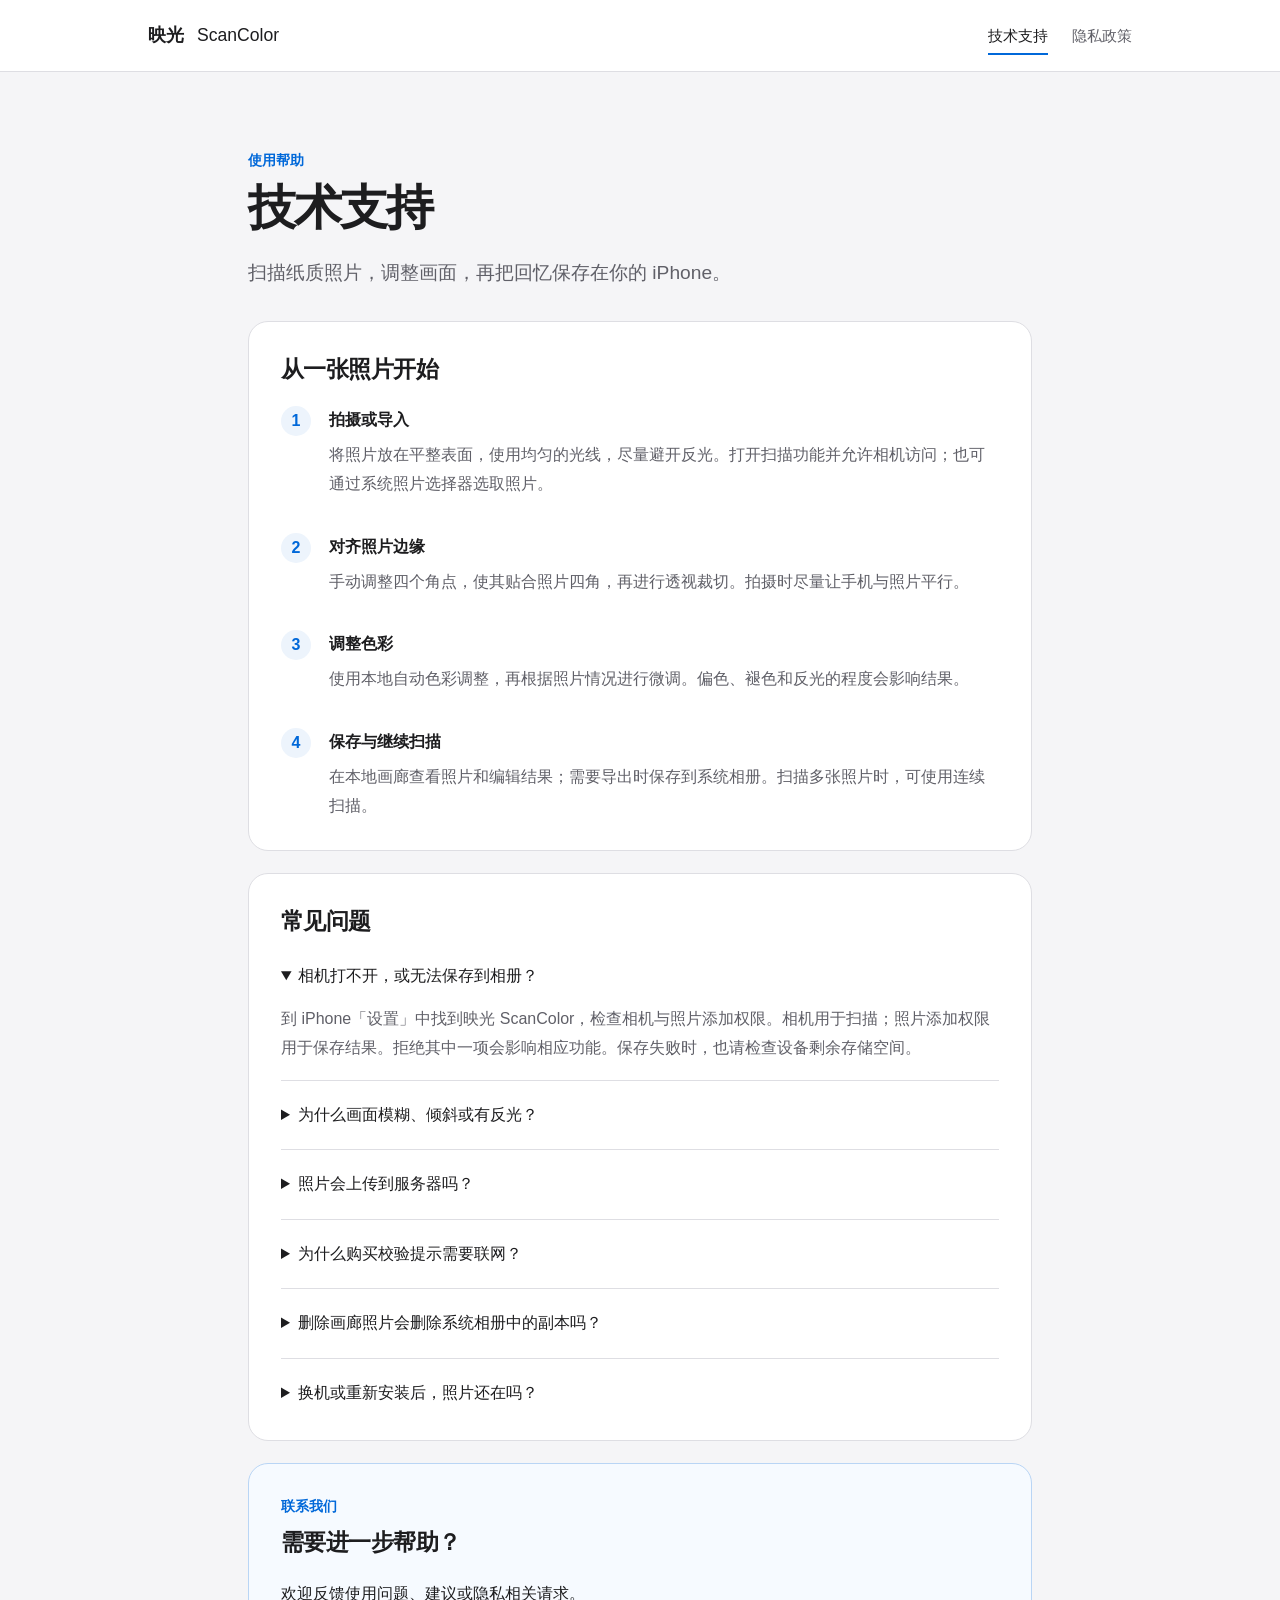
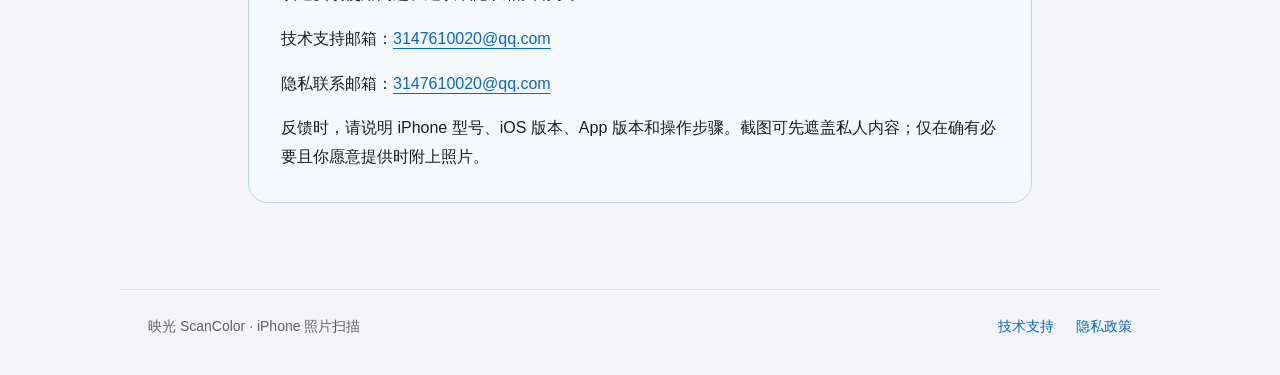
<file: index.html>
<!doctype html>
<html lang="zh-CN"><head><meta charset="utf-8"><meta name="viewport" content="width=device-width, initial-scale=1"><meta name="robots" content="noindex"><meta name="description" content="映光 ScanColor 的技术支持：照片扫描、本地编辑与数据使用说明。"><title>技术支持 · 映光 ScanColor</title><link rel="icon" type="image/svg+xml" href="data:image/svg+xml,%3Csvg%20xmlns%3D%22http%3A//www.w3.org/2000/svg%22%20viewBox%3D%220%200%2032%2032%22%3E%3Crect%20width%3D%2232%22%20height%3D%2232%22%20rx%3D%228%22%20fill%3D%22%230068d9%22/%3E%3Cpath%20d%3D%22M7%2013V7h6m6%200h6v6m0%206v6h-6m-6%200H7v-6%22%20fill%3D%22none%22%20stroke%3D%22white%22%20stroke-width%3D%222%22/%3E%3C/svg%3E"><link rel="stylesheet" href="styles.css"></head>
<body><a class="skip" href="#main">跳到正文</a><header><div class="bar"><a class="brand" href="index.html">映光 <span>ScanColor</span></a><nav aria-label="页面导航"><a href="index.html" aria-current="page">技术支持</a><a href="privacy.html" >隐私政策</a></nav></div></header>
<main id="main"><div class="intro"><p class="eyebrow">使用帮助</p><h1>技术支持</h1><p class="lead">扫描纸质照片，调整画面，再把回忆保存在你的 iPhone。</p></div>
<section aria-labelledby="start"><h2 id="start">从一张照片开始</h2><ol class="steps"><li><strong>拍摄或导入</strong><p>将照片放在平整表面，使用均匀的光线，尽量避开反光。打开扫描功能并允许相机访问；也可通过系统照片选择器选取照片。</p></li><li><strong>对齐照片边缘</strong><p>手动调整四个角点，使其贴合照片四角，再进行透视裁切。拍摄时尽量让手机与照片平行。</p></li><li><strong>调整色彩</strong><p>使用本地自动色彩调整，再根据照片情况进行微调。偏色、褪色和反光的程度会影响结果。</p></li><li><strong>保存与继续扫描</strong><p>在本地画廊查看照片和编辑结果；需要导出时保存到系统相册。扫描多张照片时，可使用连续扫描。</p></li></ol></section>
<section aria-labelledby="faq"><h2 id="faq">常见问题</h2><div class="questions">
<details open><summary>相机打不开，或无法保存到相册？</summary><p>到 iPhone「设置」中找到映光 ScanColor，检查相机与照片添加权限。相机用于扫描；照片添加权限用于保存结果。拒绝其中一项会影响相应功能。保存失败时，也请检查设备剩余存储空间。</p></details>
<details><summary>为什么画面模糊、倾斜或有反光？</summary><p>擦拭镜头，把照片铺平并保持手机稳定。调整光源或拍摄角度以减少反光，再重新对齐四个角点。自动色彩调整不能恢复原照片中已缺失的细节。</p></details>
<details><summary>照片会上传到服务器吗？</summary><p>扫描、透视裁切和色彩处理在设备本地完成，App 不通过开发者服务器上传照片用于这些处理。系统照片选择器可能下载你选取的 iCloud 照片；系统相册同步与设备备份取决于你的 Apple 设置。购买状态校验也可能需要连接 Apple 服务。详见<a href="privacy.html">隐私政策</a>。</p></details>
<details><summary>为什么购买校验提示需要联网？</summary><p>App 使用 Apple StoreKit 校验购买状态。请检查网络，以及 App Store 使用的 Apple 账户，并按 App 中的提示重新校验。Apple 可能显示账户验证窗口。请勿把 Apple 账户密码或验证码发送给开发者。</p></details>
<details><summary>删除画廊照片会删除系统相册中的副本吗？</summary><p>本地画廊与系统相册是不同的存储位置。在画廊删除照片后，可在「最近删除」中恢复或确认永久删除。已导出的系统相册副本需要在系统「照片」App 中另行管理。</p></details>
<details><summary>换机或重新安装后，照片还在吗？</summary><p>App 的画廊和编辑数据保存在本地。换机、卸载或恢复备份可能影响这些数据；本地画廊不提供开发者云同步。操作前，请先将需要保留的照片保存到系统相册，并确认备份可用。</p></details></div></section>
<section class="contact" aria-labelledby="contact"><p class="eyebrow">联系我们</p><h2 id="contact">需要进一步帮助？</h2><p>欢迎反馈使用问题、建议或隐私相关请求。</p><p>技术支持邮箱：<a href="mailto:3147610020@qq.com">3147610020@qq.com</a></p><p>隐私联系邮箱：<a href="mailto:3147610020@qq.com">3147610020@qq.com</a></p><p>反馈时，请说明 iPhone 型号、iOS 版本、App 版本和操作步骤。截图可先遮盖私人内容；仅在确有必要且你愿意提供时附上照片。</p></section></main><footer><div>映光 ScanColor · iPhone 照片扫描</div><div><a href="index.html">技术支持</a><a href="privacy.html">隐私政策</a></div></footer></body></html>
</file>
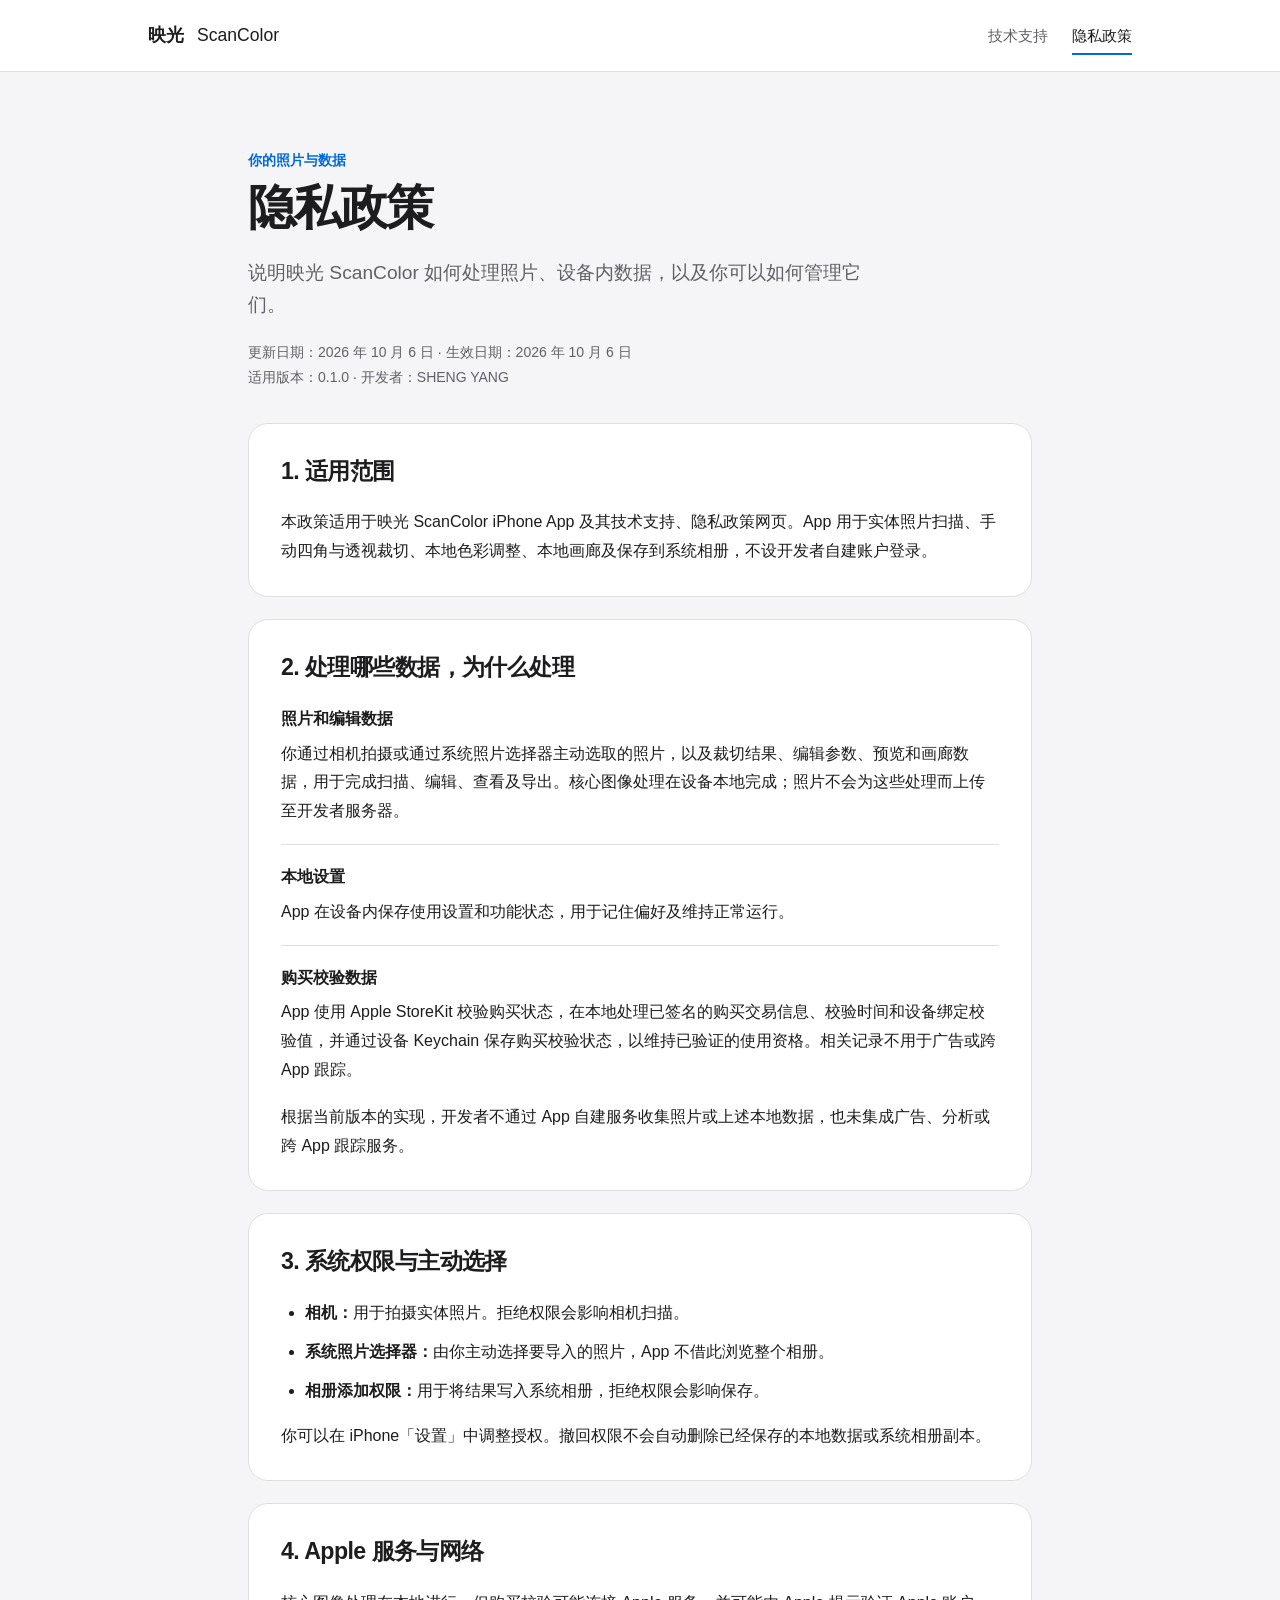
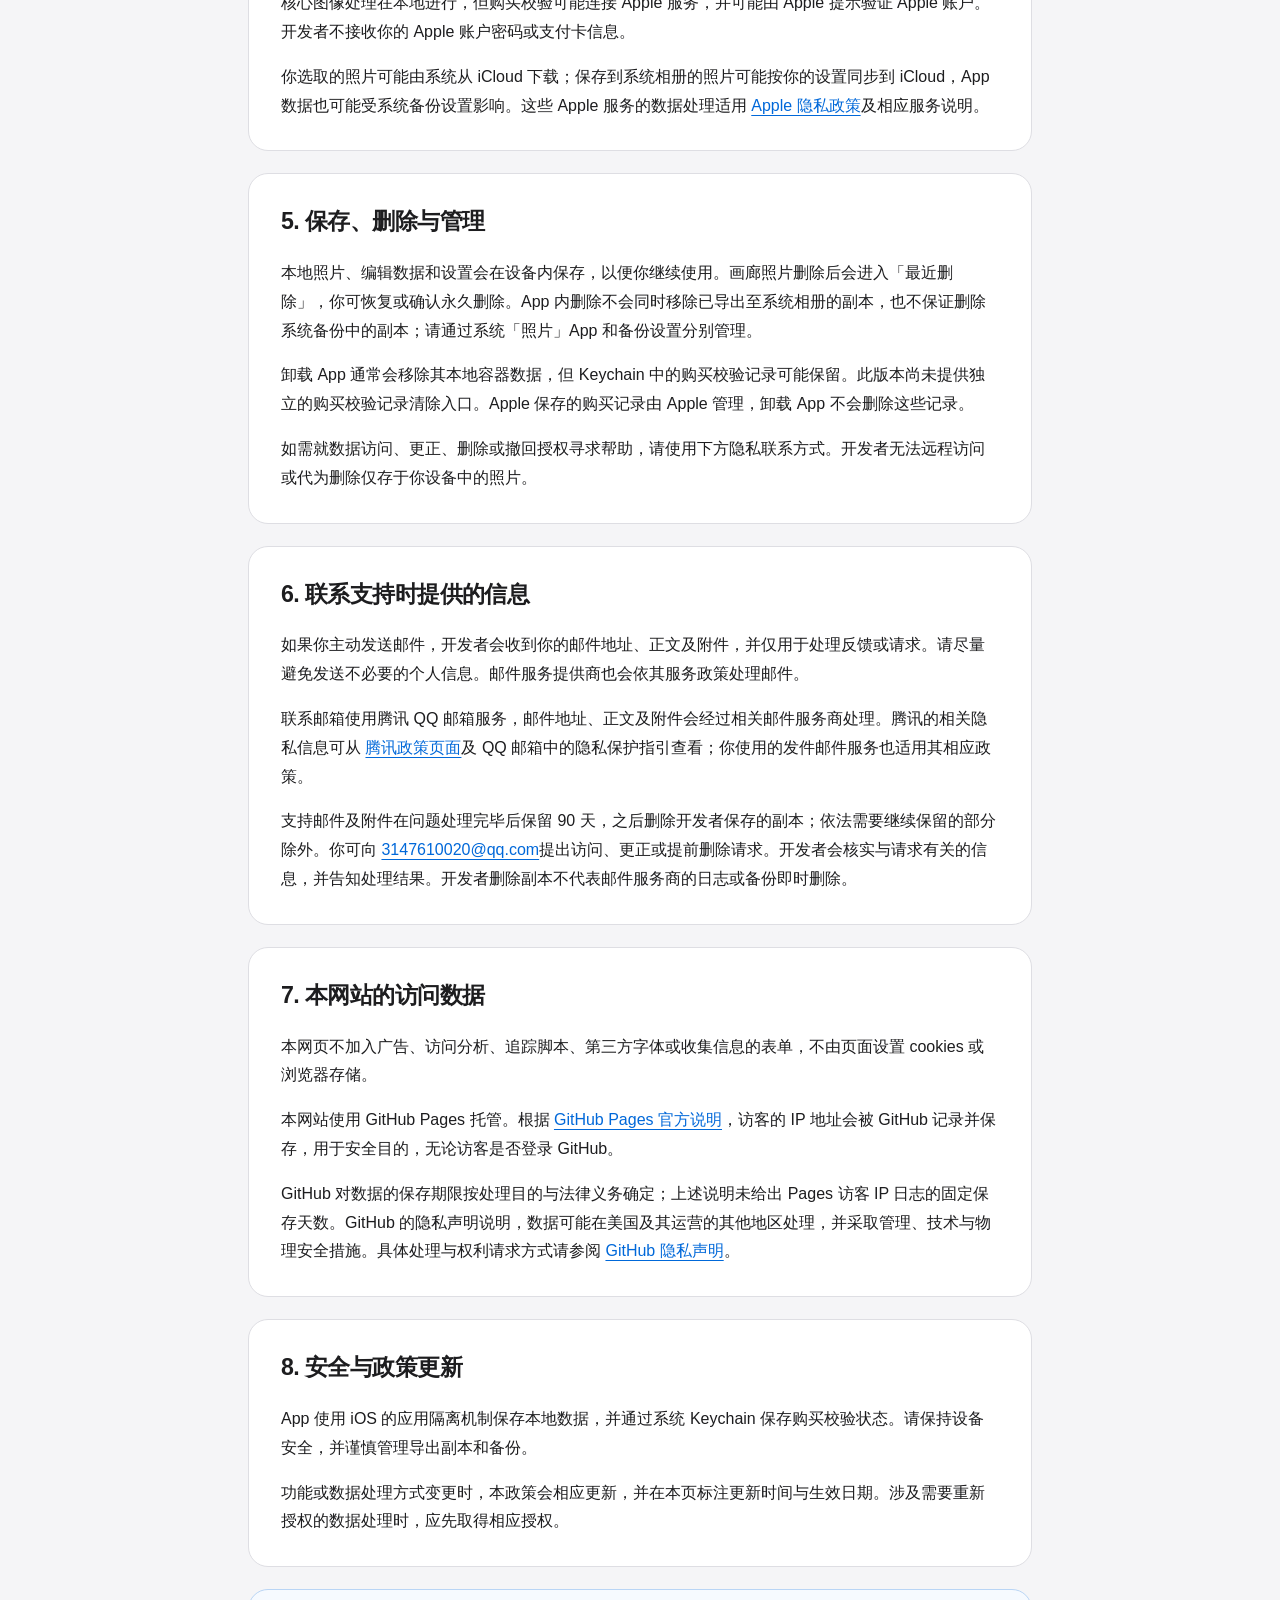
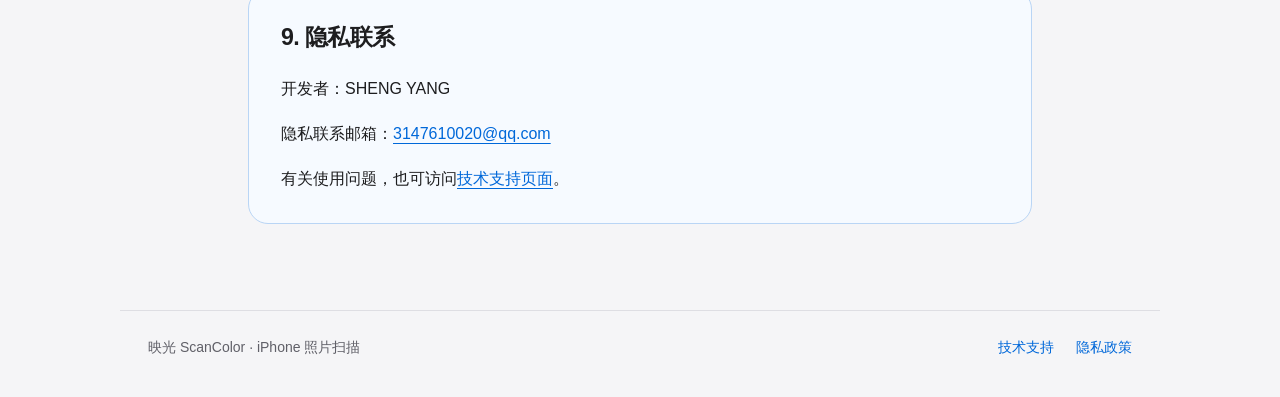
<file: privacy.html>
<!doctype html>
<html lang="zh-CN"><head><meta charset="utf-8"><meta name="viewport" content="width=device-width, initial-scale=1"><meta name="robots" content="noindex"><meta name="description" content="映光 ScanColor 的隐私政策：照片扫描、本地编辑与数据使用说明。"><title>隐私政策 · 映光 ScanColor</title><link rel="icon" type="image/svg+xml" href="data:image/svg+xml,%3Csvg%20xmlns%3D%22http%3A//www.w3.org/2000/svg%22%20viewBox%3D%220%200%2032%2032%22%3E%3Crect%20width%3D%2232%22%20height%3D%2232%22%20rx%3D%228%22%20fill%3D%22%230068d9%22/%3E%3Cpath%20d%3D%22M7%2013V7h6m6%200h6v6m0%206v6h-6m-6%200H7v-6%22%20fill%3D%22none%22%20stroke%3D%22white%22%20stroke-width%3D%222%22/%3E%3C/svg%3E"><link rel="stylesheet" href="styles.css"></head>
<body><a class="skip" href="#main">跳到正文</a><header><div class="bar"><a class="brand" href="index.html">映光 <span>ScanColor</span></a><nav aria-label="页面导航"><a href="index.html" >技术支持</a><a href="privacy.html" aria-current="page">隐私政策</a></nav></div></header>
<main id="main"><div class="intro"><p class="eyebrow">你的照片与数据</p><h1>隐私政策</h1><p class="lead">说明映光 ScanColor 如何处理照片、设备内数据，以及你可以如何管理它们。</p><p class="meta">更新日期：2026 年 10 月 6 日 · 生效日期：2026 年 10 月 6 日<br>适用版本：0.1.0 · 开发者：SHENG YANG</p></div>
<section><h2>1. 适用范围</h2><p>本政策适用于映光 ScanColor iPhone App 及其技术支持、隐私政策网页。App 用于实体照片扫描、手动四角与透视裁切、本地色彩调整、本地画廊及保存到系统相册，不设开发者自建账户登录。</p></section>
<section><h2>2. 处理哪些数据，为什么处理</h2><div class="data-list"><div><h3>照片和编辑数据</h3><p>你通过相机拍摄或通过系统照片选择器主动选取的照片，以及裁切结果、编辑参数、预览和画廊数据，用于完成扫描、编辑、查看及导出。核心图像处理在设备本地完成；照片不会为这些处理而上传至开发者服务器。</p></div><div><h3>本地设置</h3><p>App 在设备内保存使用设置和功能状态，用于记住偏好及维持正常运行。</p></div><div><h3>购买校验数据</h3><p>App 使用 Apple StoreKit 校验购买状态，在本地处理已签名的购买交易信息、校验时间和设备绑定校验值，并通过设备 Keychain 保存购买校验状态，以维持已验证的使用资格。相关记录不用于广告或跨 App 跟踪。</p></div></div><p>根据当前版本的实现，开发者不通过 App 自建服务收集照片或上述本地数据，也未集成广告、分析或跨 App 跟踪服务。</p></section>
<section><h2>3. 系统权限与主动选择</h2><ul><li><strong>相机：</strong>用于拍摄实体照片。拒绝权限会影响相机扫描。</li><li><strong>系统照片选择器：</strong>由你主动选择要导入的照片，App 不借此浏览整个相册。</li><li><strong>相册添加权限：</strong>用于将结果写入系统相册，拒绝权限会影响保存。</li></ul><p>你可以在 iPhone「设置」中调整授权。撤回权限不会自动删除已经保存的本地数据或系统相册副本。</p></section>
<section><h2>4. Apple 服务与网络</h2><p>核心图像处理在本地进行，但购买校验可能连接 Apple 服务，并可能由 Apple 提示验证 Apple 账户。开发者不接收你的 Apple 账户密码或支付卡信息。</p><p>你选取的照片可能由系统从 iCloud 下载；保存到系统相册的照片可能按你的设置同步到 iCloud，App 数据也可能受系统备份设置影响。这些 Apple 服务的数据处理适用 <a href="https://www.apple.com/legal/privacy/szh/">Apple 隐私政策</a>及相应服务说明。</p></section>
<section><h2>5. 保存、删除与管理</h2><p>本地照片、编辑数据和设置会在设备内保存，以便你继续使用。画廊照片删除后会进入「最近删除」，你可恢复或确认永久删除。App 内删除不会同时移除已导出至系统相册的副本，也不保证删除系统备份中的副本；请通过系统「照片」App 和备份设置分别管理。</p><p>卸载 App 通常会移除其本地容器数据，但 Keychain 中的购买校验记录可能保留。此版本尚未提供独立的购买校验记录清除入口。Apple 保存的购买记录由 Apple 管理，卸载 App 不会删除这些记录。</p><p>如需就数据访问、更正、删除或撤回授权寻求帮助，请使用下方隐私联系方式。开发者无法远程访问或代为删除仅存于你设备中的照片。</p></section>
<section><h2>6. 联系支持时提供的信息</h2><p>如果你主动发送邮件，开发者会收到你的邮件地址、正文及附件，并仅用于处理反馈或请求。请尽量避免发送不必要的个人信息。邮件服务提供商也会依其服务政策处理邮件。</p><p>联系邮箱使用腾讯 QQ 邮箱服务，邮件地址、正文及附件会经过相关邮件服务商处理。腾讯的相关隐私信息可从 <a href="https://www.tencent.com/zh-cn/policies/">腾讯政策页面</a>及 QQ 邮箱中的隐私保护指引查看；你使用的发件邮件服务也适用其相应政策。</p><p>支持邮件及附件在问题处理完毕后保留 90 天，之后删除开发者保存的副本；依法需要继续保留的部分除外。你可向 <a href="mailto:3147610020@qq.com">3147610020@qq.com</a>提出访问、更正或提前删除请求。开发者会核实与请求有关的信息，并告知处理结果。开发者删除副本不代表邮件服务商的日志或备份即时删除。</p></section>
<section><h2>7. 本网站的访问数据</h2><p>本网页不加入广告、访问分析、追踪脚本、第三方字体或收集信息的表单，不由页面设置 cookies 或浏览器存储。</p><p>本网站使用 GitHub Pages 托管。根据 <a href="https://docs.github.com/en/pages/getting-started-with-github-pages/what-is-github-pages#data-collection">GitHub Pages 官方说明</a>，访客的 IP 地址会被 GitHub 记录并保存，用于安全目的，无论访客是否登录 GitHub。</p><p>GitHub 对数据的保存期限按处理目的与法律义务确定；上述说明未给出 Pages 访客 IP 日志的固定保存天数。GitHub 的隐私声明说明，数据可能在美国及其运营的其他地区处理，并采取管理、技术与物理安全措施。具体处理与权利请求方式请参阅 <a href="https://docs.github.com/en/site-policy/privacy-policies/github-general-privacy-statement">GitHub 隐私声明</a>。</p></section>
<section><h2>8. 安全与政策更新</h2><p>App 使用 iOS 的应用隔离机制保存本地数据，并通过系统 Keychain 保存购买校验状态。请保持设备安全，并谨慎管理导出副本和备份。</p><p>功能或数据处理方式变更时，本政策会相应更新，并在本页标注更新时间与生效日期。涉及需要重新授权的数据处理时，应先取得相应授权。</p></section>
<section class="contact"><h2>9. 隐私联系</h2><p>开发者：SHENG YANG</p><p>隐私联系邮箱：<a href="mailto:3147610020@qq.com">3147610020@qq.com</a></p><p>有关使用问题，也可访问<a href="index.html">技术支持页面</a>。</p></section></main><footer><div>映光 ScanColor · iPhone 照片扫描</div><div><a href="index.html">技术支持</a><a href="privacy.html">隐私政策</a></div></footer></body></html>
</file>
<file: styles.css>
:root{color-scheme:light;--ink:#1d1d1f;--muted:#606068;--blue:#0068d9;--line:#dedee3;--bg:#f5f5f7;--surface:#fff}*{box-sizing:border-box}html{scroll-behavior:smooth}body{margin:0;background:var(--bg);color:var(--ink);font-family:-apple-system,BlinkMacSystemFont,"SF Pro Text","PingFang SC","Hiragino Sans GB",sans-serif;font-size:1rem;line-height:1.8;-webkit-font-smoothing:antialiased}a{color:var(--blue);text-underline-offset:4px}a:hover{text-decoration:underline}a:focus-visible,summary:focus-visible{outline:3px solid var(--blue);outline-offset:5px;border-radius:3px}.skip{position:absolute;left:16px;top:-100px;padding:8px 16px;background:white;z-index:5}.skip:focus{top:12px}header{background:var(--surface);border-bottom:1px solid var(--line)}.bar{max-width:1040px;margin:auto;display:flex;align-items:center;justify-content:space-between;gap:20px;padding:18px 28px}.brand{font-weight:650;font-size:1.1rem;color:var(--ink);text-decoration:none}.brand span{font-weight:450;margin-left:8px}nav{display:flex;gap:24px}nav a{font-size:.94rem;text-decoration:none;color:var(--muted);padding:4px 0}nav a[aria-current]{color:var(--ink);box-shadow:0 2px var(--blue)}main{max-width:840px;margin:auto;padding:32px 28px 64px}.draft{display:flex;gap:14px;align-items:baseline;background:#fff7e5;color:#674600;border:1px solid #e6d4a4;border-radius:12px;padding:12px 18px;font-size:.875rem}.draft strong{white-space:nowrap}.intro{padding:44px 0 32px}.eyebrow{font-size:.875rem;color:var(--blue);font-weight:600;margin:0 0 6px}h1{font-size:3rem;letter-spacing:-.04em;line-height:1.2;margin:0 0 20px;font-weight:650}.lead{color:var(--muted);font-size:1.2rem;max-width:650px;line-height:1.65;margin:0}.meta{font-size:.875rem;color:var(--muted);margin:20px 0 0}section{background:var(--surface);border:1px solid var(--line);border-radius:20px;margin:0 0 22px;padding:30px 32px}h2{font-size:1.45rem;line-height:1.5;margin:0 0 20px;letter-spacing:-.025em;font-weight:650}h3{font-size:1rem;margin:0 0 6px}p{margin:0 0 16px}p:last-child{margin-bottom:0}.steps{list-style:none;counter-reset:steps;padding:0;margin:0}.steps li{counter-increment:steps;position:relative;padding:0 0 24px 48px}.steps li:last-child{padding-bottom:0}.steps li:before{content:counter(steps);position:absolute;left:0;top:0;width:30px;height:30px;background:#edf4fc;border-radius:50%;color:var(--blue);font-weight:650;text-align:center;line-height:30px}.steps p{color:var(--muted);margin:6px 0 0}.questions details{padding:17px 0;border-top:1px solid var(--line)}.questions details:first-child{border-top:0;padding-top:0}.questions details:last-child{padding-bottom:0}summary{cursor:pointer;font-weight:550;line-height:1.65;padding:4px 0}details p{margin:12px 0 0;color:var(--muted)}.contact{border-color:#b9d5f5;background:#f6faff}.pending{color:#674600;background:#fff7e5;border-left:3px solid #b78619;padding:10px 14px;border-radius:0 8px 8px 0;font-size:.94rem}.muted{color:var(--muted);font-size:.875rem}.data-list>div{border-bottom:1px solid var(--line);padding:0 0 18px;margin:0 0 18px}.data-list>div:last-child{border:0;padding:0}ul{padding-left:24px;margin:0 0 16px}li+li{margin-top:10px}footer{max-width:1040px;margin:auto;padding:24px 28px 36px;border-top:1px solid var(--line);display:flex;justify-content:space-between;gap:20px;font-size:.875rem;color:var(--muted)}footer a{margin-left:22px;text-decoration:none}@media(max-width:600px){.bar{padding:16px 20px;align-items:flex-start;flex-direction:column;gap:8px}nav{gap:24px}main{padding:22px 18px 36px}.draft{display:block;padding:12px 14px}.draft strong{display:block;margin-bottom:3px}.intro{padding:32px 4px 26px}h1{font-size:2.4rem}.lead{font-size:1.1rem}section{padding:24px 20px;border-radius:16px}h2{font-size:1.3rem}.steps li{padding-left:42px}.contact{padding:24px 20px}footer{margin:0 18px;padding:22px 4px 30px;flex-direction:column;gap:8px}footer a{margin:0 22px 0 0}}@media(prefers-reduced-motion:reduce){html{scroll-behavior:auto}}@media print{header,.draft,footer{display:none}body{background:white}main{max-width:none;padding:0}section{break-inside:avoid;border:0;border-radius:0;padding:0;margin-bottom:24px}details:not([open])>p{display:block}}
</file>
